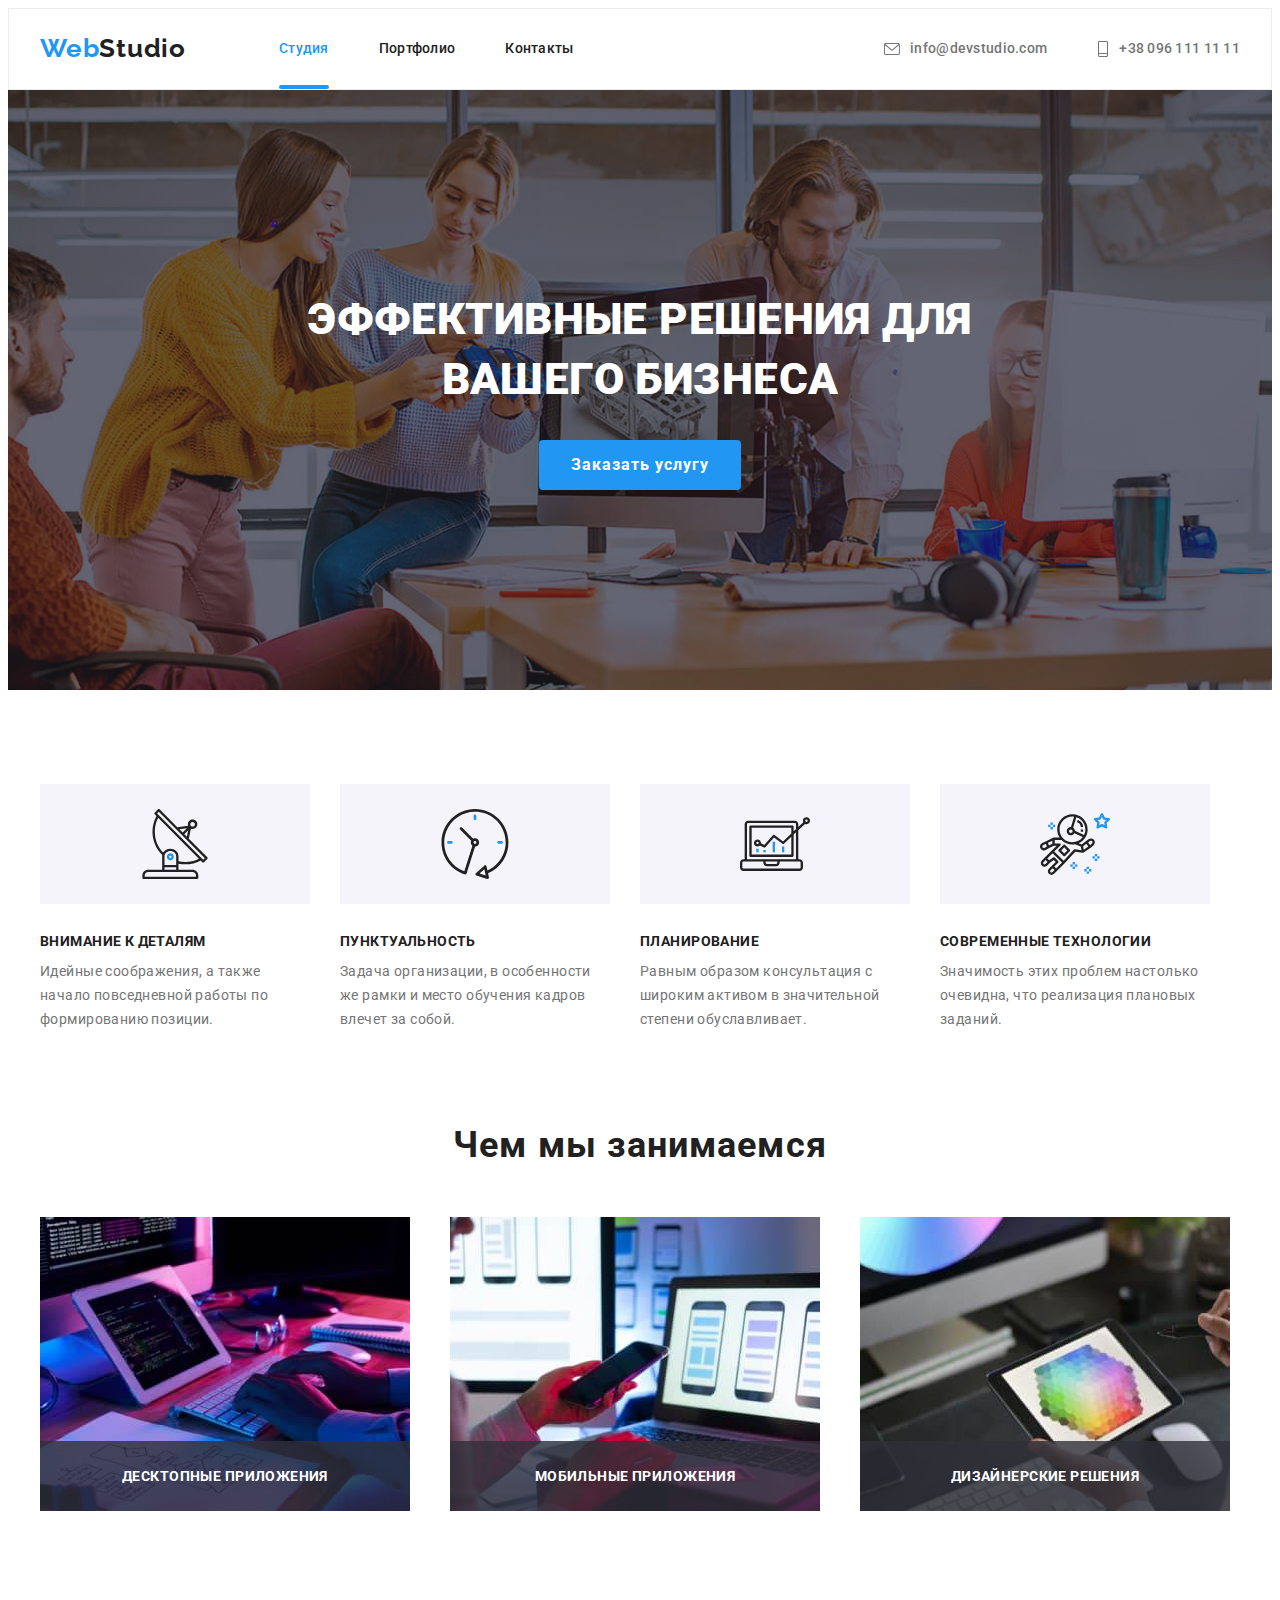
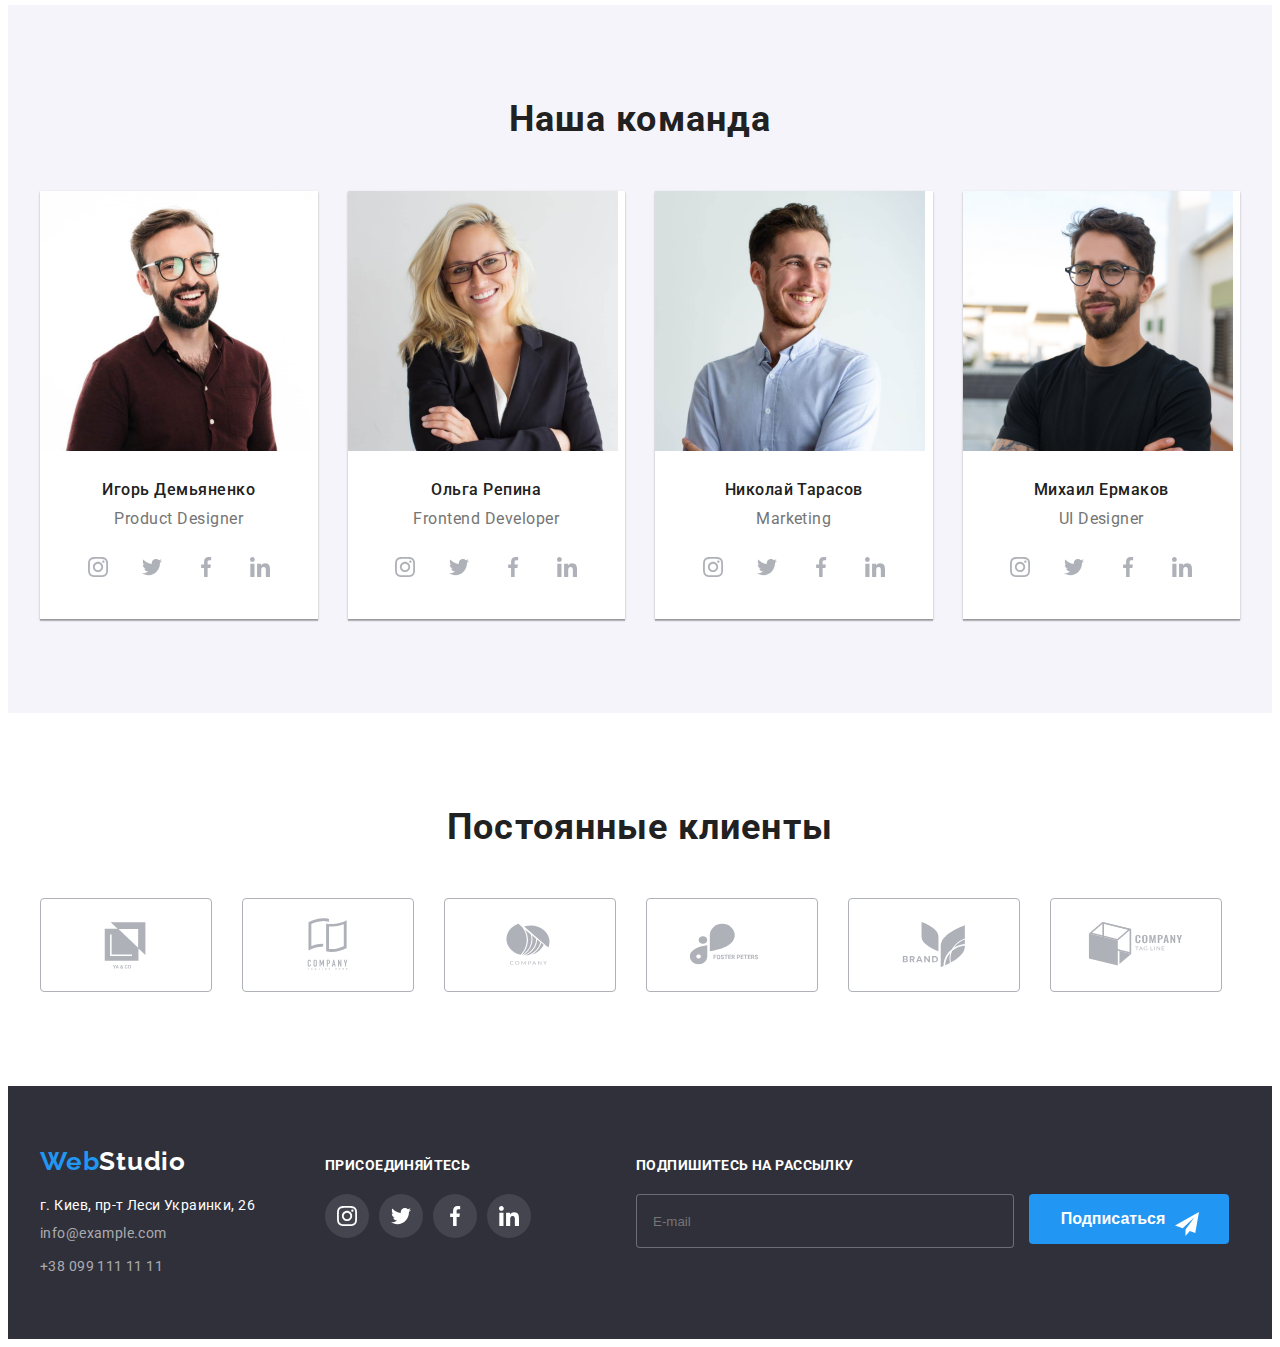
<file: index.html>
<!DOCTYPE html>
<html lang="ru">
<head>
    <meta charset="UTF-8">
    <meta http-equiv="X-UA-Compatible" content="IE=edge">
    <meta name="viewport" content="width=device-width, initial-scale=1.0">
    <link rel="preconnect" href="https://fonts.googleapis.com">
    <link rel="preconnect" href="https://fonts.gstatic.com" crossorigin>
    <link href="https://fonts.googleapis.com/css2?family=Raleway:wght@700&family=Roboto:wght@400;500;700;900&display=swap" rel="stylesheet">
    <title>WebStudio</title>
    <link rel="stylesheet" href="https://cdnjs.cloudflare.com/ajax/libs/modern-normalize/1.1.0/modern-normalize.min.css"

     integrity="sha512-wpPYUAdjBVSE4KJnH1VR1HeZfpl1ub8YT/NKx4PuQ5NmX2tKuGu6U/JRp5y+Y8XG2tV+wKQpNHVUX03MfMFn9Q==" 
     crossorigin="anonymous"
      referrerpolicy="no-referrer" />
 
    <link rel="stylesheet" href="./css/main.min.css">
</head>
<body>
    <!-- header-two -->
    <header class="header">
        <div class="container"> 
     <nav class="havigation">
        <a class="logo link" href=""><span class="span">Web</span>Studio</a>
      
         <ul class=" havigation__list list">
            <li class="havigation__item"><a href="./index.html" class="havigation__link link current "  >Студия</a></li>
            <li class="havigation__item"><a href="./portfolio.html" class="havigation__link link   ">Портфолио</a></li>
            <li class="havigation__item"><a href="" class="havigation__link link ">Контакты</a></li>
        </ul>
    </nav>
    <div class="connect">
        <ul class="connect__list">
            
             <li class="connect__item"><a href="mailto:info@devstudio.com" class="connect__mail link" > <svg class="connect__icon" width="16" height="12">
                <use href="./img/icons.svg#icon-envelope-hover">

                </use>
            </svg> info@devstudio.com</a></li>
             <li class="connect__item" ><a  href="tel:+380961111111" class="connect__tel link"><svg class="connect__icon" width="12" height="16">
                <use href="./img/icons.svg#icon-Vector-10">

                </use>
            </svg> +38 096 111 11 11</a></li>
        </ul>
    </div>
    </div>
     </header>
     <main>
         <!-- section-two -->
     <section class="section-two">
     <div class="container">
      
         <h1 class="section-two-title">Эффективные решения для вашего бизнеса</h1>
         <button  type="button" class="section-two-btn " data-modal-open > Заказать услугу</button>
        
        </div>
     </section>
   
    <!-- section-three -->
    <section class="section-three">
        <div class="container">
       <h2 class="visually-hidden"></h2>
       <ul class="section-three-list list">
           <li class="section-three-item">
            <div class="benefits-item">
                
                    <svg class="bentfits-icon" width="70" height="70">
                        <use href="./img/icons.svg#icon-antenna">

                        </use>
                    </svg>
              
            </div>
               <h3 class="section-three-item-title">Внимание к деталям</h3>
               <p class="section-three-text">Идейные соображения, а также начало повседневной работы по формированию позиции.</p>
            </li>
           <li class="section-three-item">
            <div class="benefits-item">
              
                    <svg class="bentfits-icon" width="70" height="70">
                        <use href="./img/icons.svg#icon-clock">

                        </use>
                    </svg>
                
            </div>
               <h3 class="section-three-item-title" >Пунктуальность</h3>
               <p class="section-three-text">Задача организации, в особенности же рамки и место обучения кадров влечет за собой.</p>
           </li>
           <li class="section-three-item">
            <div class="benefits-item">
               
                    <svg class="bentfits-icon" width="70" height="70">
                        <use href="./img/icons.svg#icon-diagram">

                        </use>
                    </svg>
              
            </div>
               <h3 class="section-three-item-title" >Планирование</h3>
               <p class=section-three-text>Равным образом консультация с широким активом в значительной степени обуславливает.</p>
            </li>
            <li class="section-three-item"> 
                <div class="benefits-item">
                   
                        <svg class="bentfits-icon" width="70" height="70">
                            <use href="./img/icons.svg#icon-astronaut">
    
                            </use>
                        </svg>
                  
                </div>
               <h3 class="section-three-item-title" >Современные технологии</h3>
               <p class="section-three-text">Значимость этих проблем настолько очевидна, что реализация плановых заданий.</p>
            </li>
       </ul>
    </div>
    </section>
    <!-- section-four -->
    <section class="section-four">
        <div class="container">
        <h2 class="section-four-title">Чем мы занимаемся</h2>
        <ul class="section-four-list list">
            
            <li class="section-four-item">
                <img  class="img" src="./img/photo1.jpg" 
                alt="клавиатура" 
                width="370"
                 height="294">
                 <p class="content-text">
                    Десктопные приложения
                 </p>
            </li>
        
           
            <li class="section-four-item"><img class="img" src="./img/photo2.jpg" 
                alt="ноутбук"
                 width="370"
                  height="294">
                  <p class="content-text">
                    Мобильные приложения
                  </p>
            </li>
        
            
            <li class="section-four-item"><img class="img" src="./img/photo3.jpg"
                 alt="планшет"
                  width="370" 
                  height="294">
                  <p class="content-text" >
                    Дизайнерские решения
                  </p>
                
            </li>
         
        </ul>
    </div>
    </section>
    <!-- section-five -->
  
    <section class="section__five">
        <div class="container">
        <h2 class="section-five__titles">Наша команда</h2>
        <ul class="section-five__list list">
            <li class="section-five__item">
                
                
                <img class="img" src="./img/img-photo-4.jpg" alt="Игорь" width="270" height="260">
            
             <div class="section-five__stn">
                <h3 class="section-five__title link">Игорь Демьяненко</h3>
                <p lang="en" class="section-five__text link">Product Designer</p>
                <div class="komanda">
                <ul class="komanda__list list">
                    <li class="komanda__item">
                        <a href="" class="komanda__link">
                        <svg class="komanda__icon" width="20" height="20">
                            <use href="./img/icons.svg#icon-instagram">
            
                            </use>
                        </svg>
                    </a> </li>
                    <li class="komanda__item">
                        <a href="" class="komanda__link">
                            <svg class="komanda__icon" width="20" height="20">
                                <use href="./img/icons.svg#icon-twitter">
            
                                </use>
                            </svg>
                        </a>
                    </li>
                    <li class="komanda__item">
                        <a href="" class="komanda__link">
                            <svg class="komanda__icon" width="20" height="20" >
                                <use href="./img/icons.svg#icon-facebook">
            
                                </use>
                            </svg>
                        </a>
                    </li>
                    <li class="komanda__item">
                        <a href="" class="komanda__link">
                            <svg class="komanda__icon" width="20" height="20">
                                <use href="./img/icons.svg#icon-linkedin">
            
                                </use>
                            </svg>
                        </a>
                    </li>
                </ul>
             </div>
                <ul></ul>
            </div>
          
            </li>
            <li class="section-five__item">
            
               
                <img class="img" src="./img/img-photo-5.jpg" alt="Ольга" width="270" height="260">
          
            <div class="section-five__stn">
                <h3 class="section-five__title link">Ольга Репина</h3>
                <p lang="en" class="section-five__text link" >Frontend Developer</p>
        
             <div class="komanda">
               <ul class="komanda__list list">
                <li class="komanda__item">
                    <a href="" class="komanda__link">
                  <svg class="komanda__icon" width="20" height="20">
                    <use href="./img/icons.svg#icon-instagram"></use>
                  </svg></a>
                </li>
               <li class="komanda__item">
                <a href="" class="komanda__link">
                  <svg class="komanda__icon" width="20" height="20">
                    <use href="./img/icons.svg#icon-twitter"></use>
                  </svg></a>
               </li>
               <li class="komanda__item">
                <a href="" class="komanda__link">
                <svg class="komanda__icon" width="20" height="20" >
                    <use href="./img/icons.svg#icon-facebook"></use>
                </svg></a>
               </li>
               <li class="komanda__item">
                <a href="" class="komanda__link">
                <svg class="komanda__icon" width="20" height="20">
                    <use href="./img/icons.svg#icon-linkedin"></use>
                </svg></a>
               </li>
             </ul>
            </div>
              </div>
            </li>
            <li class="section-five__item">
               
               
                <img class="img" src="./img/img-photo-6.jpg" alt="Николай" width="270" height="260">
            
            <div class="section-five__stn">
                <h3 class="section-five__title link">Николай Тарасов</h3>
                <p lang="en" class="section-five__text link">Marketing</p>
                <div class="komanda">
                <ul class="komanda__list list">
                    <li class="komanda__item">
                        <a href="" class="komanda__link">
                        <svg class="komanda__icon" width="20" height="20">
                            <use href="./img/icons.svg#icon-instagram">
            
                            </use>
                        </svg>
                    </a> </li>
                    <li class="komanda__item">
                        <a href="" class="komanda__link">
                            <svg class="komanda__icon" width="20" height="20">
                                <use href="./img/icons.svg#icon-twitter">
            
                                </use>
                            </svg>
                        </a>
                    </li>
                    <li class="komanda__item">
                        <a href="" class="komanda__link">
                            <svg class="komanda__icon" width="20" height="20" >
                                <use href="./img/icons.svg#icon-facebook">
            
                                </use>
                            </svg>
                        </a>
                    </li>
                    <li class="komanda__item">
                        <a href="" class="komanda__link">
                            <svg class="komanda__icon" width="20" height="20">
                                <use href="./img/icons.svg#icon-linkedin">
            
                                </use>
                            </svg>
                        </a>
                    </li>
                </ul>
            </div>
            </div>
            
                
           
            
       
            
            <li class="section-five__item">
                
               
                <img class="img"  src="./img/img-photo-7.jpg" alt="Михаил" width="270" height="260">
            
            <div class="section-five__stn">
                <h3 class="section-five__title " >Михаил Ермаков</h3>
                <p lang="en" class="section-five__text ">UI Designer</p>
            
            <div class="komanda">         
                <ul class="komanda__list list">
                    <li class="komanda__item">
                        <a href="" class="komanda__link">
                        <svg class="komanda__icon" width="20" height="20">
                            <use href="./img/icons.svg#icon-instagram">
            
                            </use>
                        </svg>
                    </a> </li>
                    <li class="komanda__item">
                        <a href="" class="komanda__link">
                            <svg class="komanda__icon" width="20" height="20">
                                <use href="./img/icons.svg#icon-twitter">
            
                                </use>
                            </svg>
                        </a>
                    </li>
                    <li class="komanda__item">
                        <a href="" class="komanda__link">
                            <svg class="komanda__icon" width="20" height="20" >
                                <use href="./img/icons.svg#icon-facebook">
            
                                </use>
                            </svg>
                        </a>
                    </li>
                    <li class="komanda__item">
                        <a href="" class="komanda__link">
                            <svg class="komanda__icon" width="20" height="20">
                                <use href="./img/icons.svg#icon-linkedin">
            
                                </use>
                            </svg>
                        </a>
                    </li>
                </ul>
            </div>
            </div>
          </li>
          </ul>
       
    </div>
    </section>
     
   <section class="logo-clients">
       
        <div class=" container">
            <h2 class=clients>Постоянные клиенты</h2>
        <ul class="company-list list ">
            <li class="company-item">
                <a href="" class="company-link">
                    <svg class="comnany-logo" width="106" height="60">
                        <use href="./img/icons.svg#icon-Logo-one" >

                        </use>
                    </svg>
                </a>
            </li>
        <li class="company-item">
            <a href="" class="company-link" >
                <svg class="comnany-logo" width="106" height="60">
                    <use href="./img/icons.svg#icon-icon-Logo" >

                    </use>
                </svg>
            </a>
        </li>
        <li class="company-item" >
            <a href=""  class="company-link">
                <svg class="comnany-logo" width="106" height="60">
                    <use href="./img/icons.svg#icon-Logo-company">

                    </use>
                </svg>
            </a>
        </li>
        <li class="company-item">
             <a href="" class="company-link" >
                <svg class="comnany-logo" width="106" height="60">
                    <use href="./img/icons.svg#icon-Logo-foster">

                    </use>
                </svg>
             </a>
        </li>
        <li class="company-item" >
            <a href="" class="company-link" >
                <svg class="comnany-logo" width="106" height="60">
                    <use href="./img/icons.svg#icon-Logo-brand" >

                    </use>
                </svg>
            </a>
        </li >
        <li class="company-item">
             <a href="" class="company-link" >
                <svg class="comnany-logo" width="106" height=" 60">
                    <use href="./img/icons.svg#icon-Logo-line">

                    </use>
                </svg>
             </a>
        </li>
    </ul>
</div>
</section>
</main>
    <!-- footer-two -->
    <footer class="footer">
        <div class="container">
            <div class="ubout-content">
        <a class="footer-two-logo link" href=""><span class="span" >Web</span>Studio</a>
    
<address class="footer-two-address">
            <ul class="footer-two-list list" >
                <li class="footer-two-item" >
            <a href="https://goo.gl/maps/B1iXQjJUeeSVtzdy8" target="_blank" rel="noopener nofollow noreferrer" class="footer-two-links link" >г. Киев, пр-т Леси Украинки, 26</a> 
        </li>
            
        <li class="footer-two-item"><a href="mailto:info@example.com" class="footer-two-link link" >info@example.com</a>
        </li>
        <li class="footer-two-item">
            <a href= "tel:+380991111111" class="footer-two-link link">+38 099 111 11 11</a>
        </li>
        </ul> 
    </address> 
</div>
    <div class="footer-icon">
        <p class="footer-title">присоединяйтесь</p>
        <ul class="footer-list-links list" >
        <li class="footer-item-links">
            <a href="" class="icon-link">
                <svg class="links-link-icon" width="20" height="20">
                    <use href="./img/icons.svg#icon-instagram">
    
                    </use>
                </svg>
            </a>  
        </li>
        <li class="footer-item-links">
            <a href="" class="icon-link">
                <svg class="links-link-icon" width="20" height="20">
                    <use href="./img/icons.svg#icon-twitter">
    
                    </use>
                </svg>
            </a> 
        </li>
        <li class="footer-item-links">
            <a href="" class="icon-link">
                <svg class="links-link-icon" width="20" height="20">
                    <use href="./img/icons.svg#icon-facebook">
    
                    </use>
                </svg>
            </a>  
        </li>
        <li class="footer-item-links">
            <a href="" class="icon-link">
                <svg class="links-link-icon" width="20" height="20">
                    <use href="./img/icons.svg#icon-linkedin">
    
                    </use>
                </svg>
            </a> 
        </li>
    </ul>
    </div>
    <div class="footer-email">
        <form class="form" >
<p class="email-title">Подпишитесь на рассылку</p>
<input type="email"
name="user-email"
placeholder="E-mail"

class="footer-input"

>

<button type="submit" class="email-btn">Подписаться</button>

<svg class="email-icon" width="24" height="24">
    <use href="./img/icons.svg#icon-icon-send"></use>
</svg>

</form>
    </div>
    
</div>

 </footer>
 <div class="backdrop is-hidden " data-modal >
    <div class="modal">
        <button type="button" class="modal-close-btn" data-modal-close>
            <svg class="modal-x" width="11" height="11">
                <use href="./img/icons.svg#icon-Vector4"></use>
            </svg>
        </button>
        <p class="modal-title">Оставьте свои данные, мы вам перезвоним</p>
        <form >
            <div class="modal-field">
            <label  class="model-label"> Имя </label>
               <div class="input-wrap">
            <input type="text"
             class="model-input"
              name="user-name"
               placeholder="" 
               required
               minlength="4"
               >
           
            <svg class="modal-icon"  width="18" height="18">
                <use href="./img/icons.svg#icon-person" ></use>
            </svg>
        </div>
        </div>
        
        <div class="modal-field">
            <label  class="model-label">Телефон </label>
            <div class="input-wrap">   
            <input type="tel" 
            class="model-input"
            name="user-tel"  
            placeholder=""
            required
            minlength="4"
            pattern="[\+]\d{3}\s[\(]\d{2}[\)]\s\d{3}[\-]\d{2}[\-]\d{2}"
             >
             <svg class="modal-icon"  width="13" height="13"   >
                <use href="./img/icons.svg#icon-tel" ></use>
            </svg>
            </div>
            
        </div>
            <div class="modal-field">
            <label  class="model-label"> Почта </label>
            <div class="input-wrap">
            <input type="email" 
            class="model-input" 
            name="user-email" 
            placeholder=""
            required
            minlength="2"
            >
            <svg class="modal-icon"  width="15" height="12">
                <use href="./img/icons.svg#icon-emil" ></use>
            </svg>
        </div>
    </div>
        <div class="modal-field">
        <label  class="model-label">Комментарий</label>
        <textarea name="user-text" 
        id="user-text"
         cols="30"
          rows="10"
          placeholder="Введите текст"
          class="model-text" ></textarea>
        </div>
        <div class="modal-field">
            <input type="checkbox"
             name="privacy" 
              value="true"
              id="privacy"
               class="modal-check is-hidden">
            <label for="privacy" class="check-text">Соглашаюсь с рассылкой и принимаю
              <a href="" class="label-text">Условия договора</a>  </label>
        </div>
            <div class="modal-check-btn">
            <button type="submit" class="modal-btn">Отправить</button>
        </div>
        </form>
    </div>

 </div>
 <script src="./js/modal.js"></script>
</body>
</html>
</file>
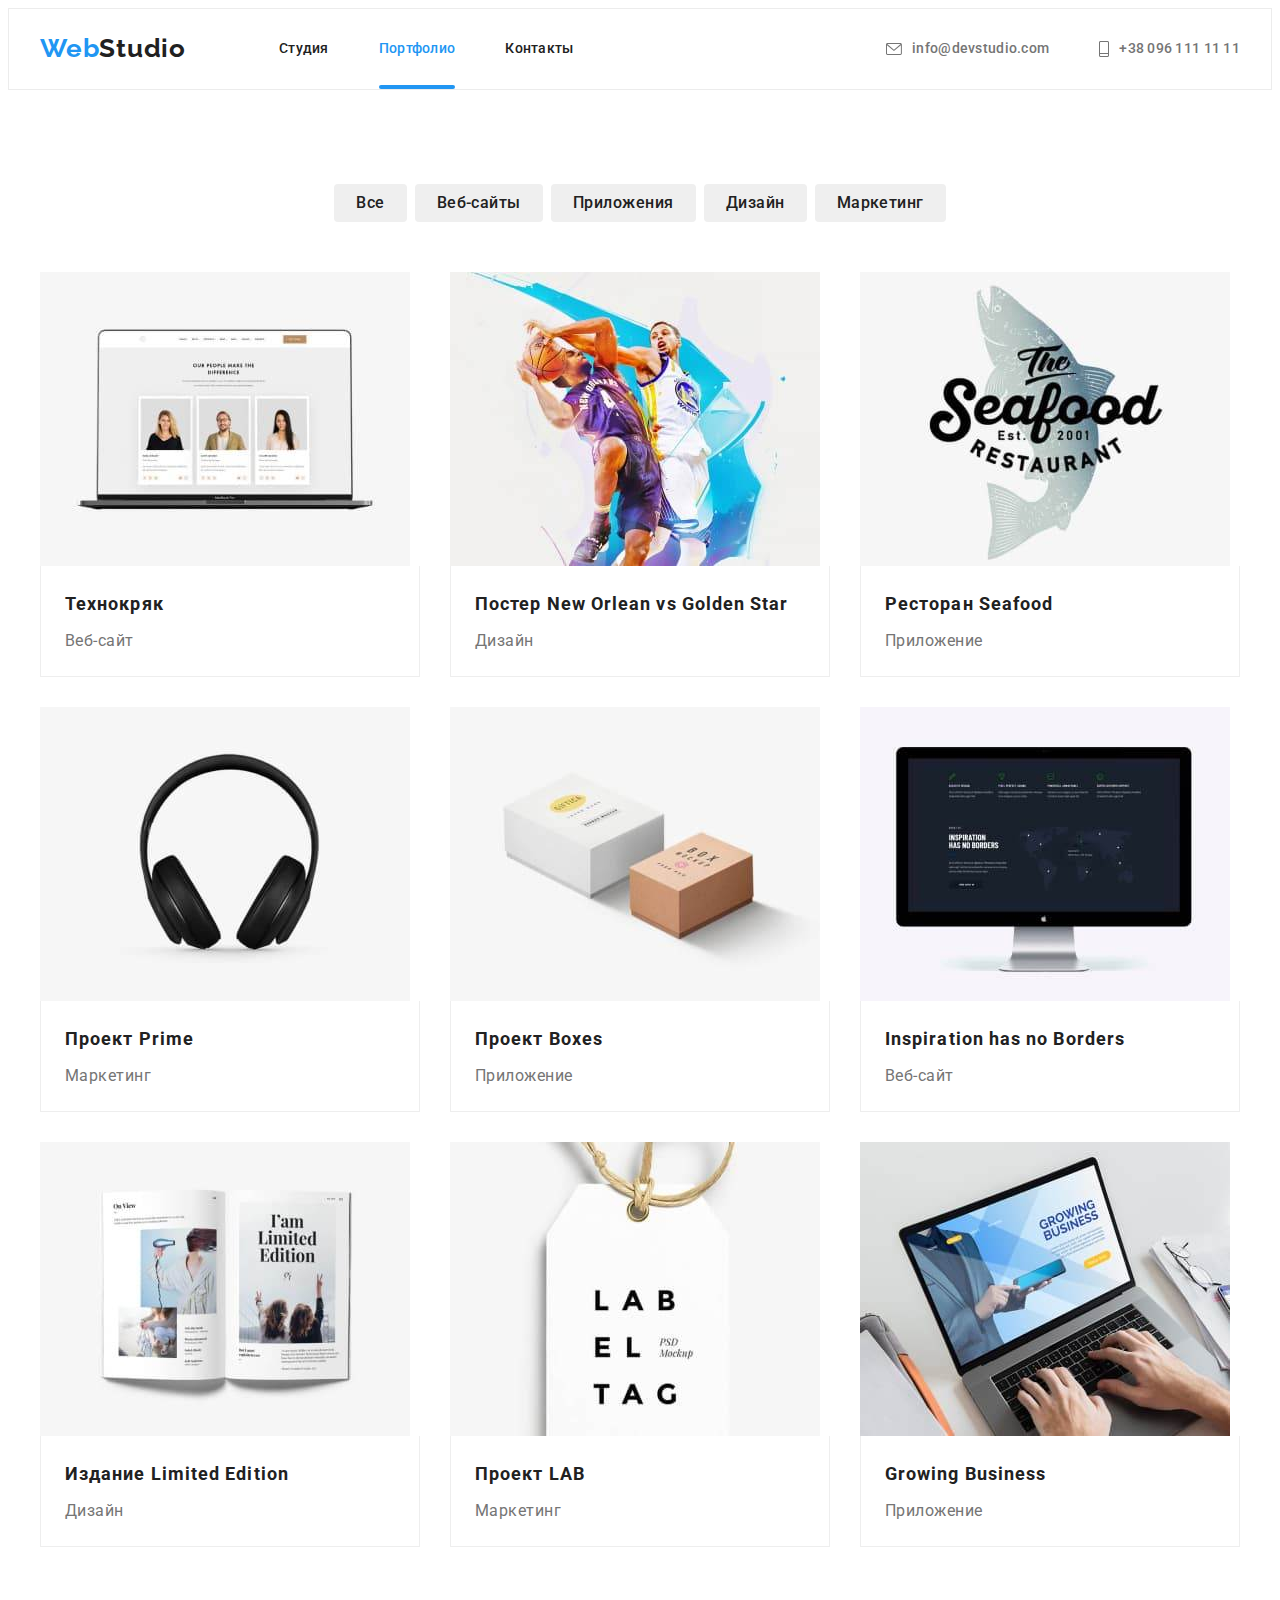
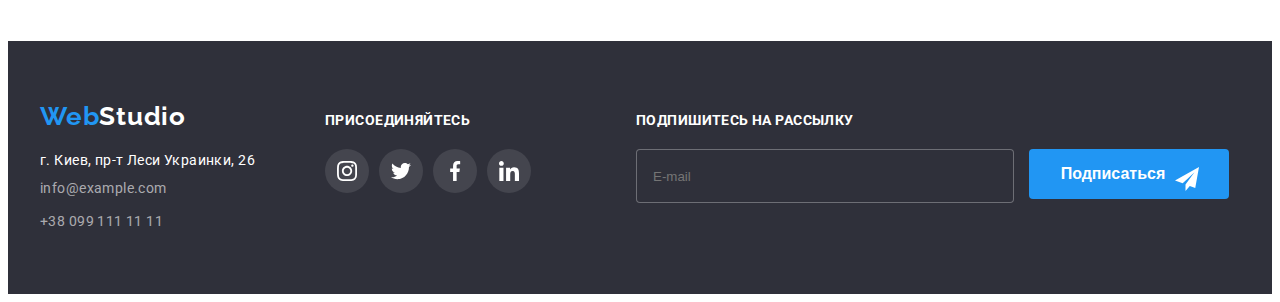
<file: portfolio.html>
<!DOCTYPE html>
<html lang="ru">
<head>
    <meta charset="UTF-8">
    <meta http-equiv="X-UA-Compatible" content="IE=edge">
    <meta name="viewport" content="width=device-width, initial-scale=1.0">
    <link rel="preconnect" href="https://fonts.googleapis.com">
<link rel="preconnect" href="https://fonts.gstatic.com" crossorigin>
<link href="https://fonts.googleapis.com/css2?family=Raleway:wght@700&family=Roboto:wght@400;500;700;900&display=swap" rel="stylesheet">
    <title >Портфолио</title>
    <link rel="stylesheet" href="https://cdnjs.cloudflare.com/ajax/libs/modern-normalize/1.1.0/modern-normalize.min.css"
     integrity="sha512-wpPYUAdjBVSE4KJnH1VR1HeZfpl1ub8YT/NKx4PuQ5NmX2tKuGu6U/JRp5y+Y8XG2tV+wKQpNHVUX03MfMFn9Q==" 
     crossorigin="anonymous"
      referrerpolicy="no-referrer" />
    
    <link rel="stylesheet" href="./css/main.min.css">
</head>
<body>
    
    <header class="header">
        <div class="container">
            <nav class="havigation ">
         <a class="logo link" href=""><span class="span">Web</span>Studio</a>
    
     <ul class="havigation__list list">
         <li class="havigation__item "><a href="./index.html" class="havigation__link link  ">Студия</a></li>
         <li class="havigation__item"><a href="./portfolio.html" class=" havigation__link link current ">Портфолио</a></li>
         <li class="havigation__item"><a href="" class="havigation__link link ">Контакты</a></li>
                 
    </ul> 
         </nav>
         <div class="connect">
         <ul class="connect__list">
             <li class="connect__item" ><a  href="mailto:info@devstudio.com" class="connect__mail link" > <svg class="connect__icon" width="16" height="12">
                <use href="./img/icons.svg#icon-envelope-hover">

                </use>
            </svg>info@devstudio.com</a></li>
             <li class="connect__item" ><a href="tel:+380961111111" class="connect__tel link" ><svg class="connect__icon" width="10" height="16">
                <use href="./img/icons.svg#icon-Vector-10">

                </use>
            </svg> +38 096 111 11 11</a></li>
             
         </ul>
        </div>
        </div>
    </header  >
    <main>
    <section class="menu">
        <div class="container">
            <h1 class="visually-hidden" ></h1>
            <ul class="menu__list list">
                <li class="menu__item"><button type="button" class="menu__btn"> Все</button></li>     
                <li class="menu__item"><button type="button" class="menu__btn " >Веб-сайты</button></li>
                <li class="menu__item"><button type="button" class="menu__btn ">Приложения</button></li>
                <li class="menu__item"><button type="button" class="menu__btn">Дизайн</button></li>
                <li class="menu__item"><button type="button" class="menu__btn">Маркетинг</button></li>
            </ul>   
        
         <ul class="works list">
             <li class="works__list">
                 <a href="" class=" works__sct link">
                    <div class="works__wrap">
                    <img class="img" src="./img/img1.jpg" 
                 alt="ноутбук" 
                 width="370"
                  height="294">  
                  <p class="works-top__text">
                    Ресурс предлагает комплексные предложения с разным уровнем 
                    функционала и сервисов.
                     Все это позволит посетителю получить 
                     исчерпывающие сведения  о 
                     компании или частном лице.
                  </p>
                </div>
                  <div class="one__text">
                 <h2 class="works__link ">  Технокряк</h2>
                 <p class="works__text link" >Веб-сайт</p>
                  </div>
                </a>
            </li>
             <li class="works__list">
               <a href="" class="works__sct link"> 
                <div class="works__wrap">
                    <img class="img" src="./img/img2.jpg"
                  alt="волейболисты"
                  width="370"
                  height="294">
                  <p class="works-top__text">
                    Ресурс предлагает комплексные предложения с разным уровнем 
                    функционала и сервисов.
                     Все это позволит посетителю получить 
                     исчерпывающие сведения  о 
                     компании или частном лице.
                  </p>
                </div>
                  <div class="one__text">
                <h2 class="works__link">Постер New Orlean vs Golden Star</h2>
                 <p class="works__text">Дизайн</p>
                </div>
                 </a> 
               
            </li>
             <li class="works__list">
              <a href="" class="works__sct  link">
                <div class="works__wrap">
                  <img class="img" src="./img/img3.jpg" 
                 alt="морское судно"
                 width="370" 
                 height="294" >
                 <p class="works-top__text">
                    Ресурс предлагает комплексные предложения с разным уровнем 
                    функционала и сервисов.
                     Все это позволит посетителю получить 
                     исчерпывающие сведения  о 
                     компании или частном лице.
                  </p>
                </div>
                 <div class="one__text">
                 <h2  class="works__link">Ресторан Seafood</h2>
                 <p class="works__text">Приложение</p> 
                 </div>
                </a> 
                </li>
             <li class="works__list">
                
              <a href="" class="works__sct link">
                <div class="works__wrap">
                  <img class="img" src="./img/img4.jpg" 
                 alt="наушники" 
                 width="370" 
                 height="294">
                 <p class="works-top__text">
                    Ресурс предлагает комплексные предложения с разным уровнем 
                    функционала и сервисов.
                     Все это позволит посетителю получить 
                     исчерпывающие сведения  о 
                     компании или частном лице.
                  </p>
                </div>
                 <div class="one__text">
                 <h2  class="works__link">Проект Prime</h2>
                 <p class="works__text">Маркетинг</p> 
                </div>
                </a> 
                </li>
             <li class="works__list">
              <a href="" class="works__sct  link"> 
                <div class="works__wrap">
                    <img class="img" src="./img/img5.jpg" 
                 alt="коробки" 
                 width="370" 
                 height="294">
                 <p class="works-top__text">
                    Ресурс предлагает комплексные предложения с разным уровнем 
                    функционала и сервисов.
                     Все это позволит посетителю получить 
                     исчерпывающие сведения  о 
                     компании или частном лице.
                  </p>
                </div>
                 <div class="one__text">
                <h2  class="works__link">Проект Boxes</h2>
                <p class="works__text">Приложение</p>
            </div>
            </a> 
                </li>
             <li class="works__list">
              <a href=""  class="works__sct  link"> 
                <div class="works__wrap">
                   <img class="img" src="./img/img6.jpg" 
                 alt="монитор" 
                 width="370" 
                 height="294" >
                 <p class="works-top__text">
                    Ресурс предлагает комплексные предложения с разным уровнем 
                    функционала и сервисов.
                     Все это позволит посетителю получить 
                     исчерпывающие сведения  о 
                     компании или частном лице.
                  </p>
                </div>
                 <div class="one__text">
                 <h2  class="works__link">Inspiration has no Borders </h2>
                 <p class="works__text">Веб-сайт</p> 
                </div>
                </a> 
                </li>
             <li class="works__list">
              <a href="" class="works__sct link"> 
                <div class="works__wrap">
                    <img class="img" src="./img/img7.jpg" 
                 alt="книга" 
                 width="370" 
                 height="294">
                 <p class="works-top__text">
                    Ресурс предлагает комплексные предложения с разным уровнем 
                    функционала и сервисов.
                     Все это позволит посетителю получить 
                     исчерпывающие сведения  о 
                     компании или частном лице.
                  </p>
                </div>
                 <div class="one__text">
                 <h2  class="works__link">Издание Limited Edition</h2>
                 <p class="works__text">Дизайн</p>
                </div>
                </a> 
                </li>
             <li class="works__list">
              <a href="" class="works__sct link"> 
                <div class="works__wrap">
                   <img class="img" src="./img/img8.jpg" 
                 alt="карточка " 
                 width="370" 
                 height="294">
                 <p class="works-top__text">
                    Ресурс предлагает комплексные предложения с разным уровнем 
                    функционала и сервисов.
                     Все это позволит посетителю получить 
                     исчерпывающие сведения  о 
                     компании или частном лице.
                  </p>
                </div>
                 <div class="one__text">
                 <h2  class="works__link">Проект LAB</h2>
                 <p class="works__text">Маркетинг</p>
                </div>
                 </a> 
                </li>
             <li class="works__list">
               <a href="" class="works__sct link"> 
                <div class="works__wrap">
                    <img class="img" src="./img/img9.jpg" 
                 alt="печатают на ноутбуке" 
                 width="370" 
                 height="294">
                 <p class="works-top__text">
                    Ресурс предлагает комплексные предложения с разным уровнем 
                    функционала и сервисов.
                     Все это позволит посетителю получить 
                     исчерпывающие сведения  о 
                     компании или частном лице.
                  </p>
                </div>
                 <div class="one__text">
                <h2  class="works__link">Growing Business</h2>
                 <p class="works__text">Приложение</p> 
                </div>
                </a> 
                </li>
         </ul>
        </div>
     </section>
</main>
  <footer class="footer">
      <div class="container">
        <div class="ubout-content">
      <a class="footer-logo link" href=""><span class="span">Web</span>Studio</a >
      <address class="footer-address">
          <ul class="footer-list list">
              <li class="footer-item"><a href="https://goo.gl/maps/B1iXQjJUeeSVtzdy8" class="footer-links link">г. Киев, пр-т Леси Украинки, 26</a>  </li> 
              <li class="footer-item"><a href="mailto:" class="footer-link link">info@example.com</a></li>
              <li class="footer-item"><a href="tel:+380991111111" class="footer-link link">+38 099 111 11 11</a></li>
          </ul>
      </address>
      </div>
      <div class="footer-icon">
        <p class="footer-title">присоединяйтесь</p>
        <ul class="footer-list-links list" >
        <li class="footer-item-links">
            <a href="" class="icon-link">
                <svg class="links-link-icon" width="20" height="20">
                    <use href="./img/icons.svg#icon-instagram">
    
                    </use>
                </svg>
            </a>  
        </li>
        <li class="footer-item-links">
            <a href="" class="icon-link">
                <svg class="links-link-icon" width="20" height="20">
                    <use href="./img/icons.svg#icon-twitter">
    
                    </use>
                </svg>
            </a> 
        </li>
        <li class="footer-item-links">
            <a href="" class="icon-link">
                <svg class="links-link-icon" width="20" height="20">
                    <use href="./img/icons.svg#icon-facebook">
    
                    </use>
                </svg>
            </a>  
        </li>
        <li class="footer-item-links">
            <a href="" class="icon-link">
                <svg class="links-link-icon" width="20" height="20">
                    <use href="./img/icons.svg#icon-linkedin">
    
                    </use>
                </svg>
            </a> 
        </li>
    </ul>
    </div>
    <div class="footer-email">
      <form >
<p class="email-title">Подпишитесь на рассылку</p>
<input type="email"
name="user-email"
placeholder="E-mail"

class="footer-input"

>

<button type="submit" class="email-btn">Подписаться</button>

<svg class="email-icon" width="24" height="24">
  <use href="./img/icons.svg#icon-icon-send"></use>
</svg>

</form>
  </div>
    </div>
    
  </footer>
</body>
</html>
</file>
<file: css/main.min.css>
:root{--title-color: #212121;--main-title-color:#757575;--hover-footer-color:#2196F3;--fonfocus-color: #FFFFFF;--font-family: "Roboto", sans-serif;--font-size: 36px;--letter-spacing: 0.03em;--line-height: 1.16px}h1,h2,h3,p,ul{margin:0;padding:0}.img{display:block;max-width:100%;height:auto}body{font-family:"Roboto",sans-serif;font-size:14px;letter-spacing:.03em;color:#757575;background-color:#fff}.container{width:1200px;margin:0 auto;padding-left:15px;padding-right:15px}.link{text-decoration:none}.list{list-style:none;align-items:center;margin:0;padding:0}.havigation__link.current::after{content:"";display:block;left:0;bottom:0;width:100%;height:4px;background-color:#2196f3;border-radius:2px;position:absolute}.logo{font-family:"Raleway";font-style:normal;font-weight:700;font-size:26px;line-height:1.19;letter-spacing:.03em;color:var(--title-color);margin-right:93px;padding-top:24px;padding-bottom:25px}.havigation__link.current{color:var(--hover-footer-color)}.span{color:var(--hover-footer-color)}.havigation__list{display:flex;padding:0;margin:0;position:relative}.header .container{display:flex;align-items:center}.header{border:1px solid #ececec}.havigation__item:last-child{margin-right:0}.havigation__item{margin-right:50px}.havigation{display:flex;align-items:center}.havigation__link{font-weight:500;line-height:1.14;letter-spacing:.02em;color:var(--title-color);display:block;padding-top:32px;padding-bottom:32px;transition:color 250ms cubic-bezier(0.4, 0, 0.2, 1);position:relative}.havigation__link :hover,.havigation__link :focus{color:var(--hover-footer-color)}.connect__mail,.connect__tel{font-weight:500;line-height:1.14;letter-spacing:.02em;display:flex;align-items:center;color:#757575;fill:#757575;transition:color 250ms cubic-bezier(0.4, 0, 0.2, 1)}.connect__mail:hover,.connect__mail:focus,.connect__tel:hover,.connect__tel:focus{fill:var(--hover-footer-color);color:var(--hover-footer-color)}.connect__tel{font-weight:500;line-height:1.14;letter-spacing:.02em;color:var(--main-title-color)}.connect__mail link{font-weight:500;line-height:1.14;letter-spacing:.02em;color:var(--main-title-color);margin-left:50px}.connect__list{list-style:none;display:flex}.connect__list:hover,.connect__list:focus{color:var(--hover-footer-color)}.connect{margin-left:auto}.connect__item{margin-right:50px}.connect__item:last-child{margin:0}.connect__icon{margin-right:10px;transition:fill 250ms cubic-bezier(0.4, 0, 0.2, 1)}.menu__btn{font-family:inherit;font-weight:500;font-size:16px;line-height:1.62;text-align:center;letter-spacing:.03em;color:var(--title-color);padding:6px 22px 6px 22px;border:none;border-radius:4px;transition:background 250ms cubic-bezier(0.4, 0, 0.2, 1),box-shadow 250ms cubic-bezier(0.4, 0, 0.2, 1),color 250ms cubic-bezier(0.4, 0, 0.2, 1)}.menu__btn:hover{background:#2196f3;color:var(--fonfocus-color);box-shadow:0px 3px 1px rgba(0,0,0,.1),0px 1px 2px rgba(0,0,0,.08),0px 2px 2px rgba(0,0,0,.12)}.menu__btn:focus{background:#2196f3;color:var(--fonfocus-color);box-shadow:0px 3px 1px rgba(0,0,0,.1),0px 1px 2px rgba(0,0,0,.08),0px 2px 2px rgba(0,0,0,.12)}.menu__item{margin-right:8px}.menu__item:last-child{margin:0}.menu__list{display:flex;margin-bottom:50px;justify-content:center}.works__link{margin-bottom:4px}.works{display:flex;flex-wrap:wrap;margin-bottom:-30px;margin-left:-30px}.works__list{flex-basis:calc(33.3333333333% - 30px);margin-left:30px;margin-bottom:30px;background:#fff}.works__sct{display:block;transition:box-shadow 250ms cubic-bezier(0.4, 0, 0.2, 1)}.works__sct:hover,.works__sct:focus{box-shadow:0px 1px 1px rgba(0,0,0,.12),0px 4px 4px rgba(0,0,0,.06),1px 4px 6px rgba(0,0,0,.16);display:block}.menu{padding-top:94px;padding-bottom:94px}.one__text{border-left:1px solid #eee;border-right:1px solid #eee;border-bottom:1px solid #eee;padding:20px 24px 20px 24px}.works-top__text{position:absolute;top:0;color:#fff;background-color:rgba(33,150,243,.9);height:100%;padding:63px 24px;line-height:1.4;font-size:18px;letter-spacing:.03em;transform:translateY(100%);transition:transform 250ms linear}.works__wrap{position:relative;overflow:hidden}.works__list:hover .works-top__text{transform:translateY(0)}.works__link{font-family:"Roboto";font-weight:700;font-size:18px;line-height:2;letter-spacing:.06em;color:var(--title-color)}.works__text{font-size:16px;line-height:1.88;letter-spacing:.03em;color:var(--main-title-color)}.section-two{text-align:center;background-color:#2f303a;padding-top:200px;padding-bottom:200px;margin:0 auto;background-image:linear-gradient(rgba(47, 48, 58, 0.4), rgba(47, 48, 58, 0.4)),url(../img/Img-hed.jpg);max-width:1600px;background-repeat:no-repeat;background-position:center;background-size:cover}.section-two-title{font-weight:900;font-size:44px;line-height:1.36;color:var(--fonfocus-color);text-transform:uppercase;max-width:696px;margin:0 auto}.section-two-btn{font-family:"Roboto";font-style:normal;font-weight:700;font-size:16px;line-height:1.88;letter-spacing:.06em;color:var(--fonfocus-color);margin-top:30px;background-color:#2196f3;border:none;padding:10px 32px 10px 32px;border-radius:4px}.section-three{padding-bottom:94px}.section-three-text{font-weight:400;font-size:14px;line-height:1.71;letter-spacing:.03em;color:var(--main-title-color);margin-right:30px;margin:0 auto}.section-three{padding-top:94px;padding-top:94px}.section-three-item-title{font-weight:700;font-size:14px;line-height:1.14;letter-spacing:.03em;color:var(--title-color);margin-bottom:10px;text-transform:uppercase}.section-three-title{text-align:center;padding-top:0px;margin-bottom:50px}.section-three-list{display:flex}.section-three-item{flex-basis:calc(25% - 30px);margin-left:0px;margin-right:30px;width:270px}.section-three-item:last-child{margin-right:0px}.section-three-title{font-weight:700;font-size:36px;line-height:1.16;letter-spacing:.03em;color:#212121}.section-four-title{text-align:center;margin-bottom:50px}.section-four-list{display:flex;position:relative;margin-top:50px;margin-left:-30px}.section-four-item{flex-basis:calc(33.3333333333% - 30px);margin-left:30px;display:block;max-width:100%;height:auto}.section-four-title{font-weight:700;font-size:36px;line-height:1.16;letter-spacing:.03em;color:var(--title-color)}.section-four{padding-bottom:94px;padding-top:0px}.content-text{position:absolute;bottom:0;color:#fff;background-color:rgba(47,48,58,.8);font-size:14px;line-height:1.5;letter-spacing:.03em;text-transform:uppercase;font-weight:700;height:70px;width:370px;display:flex;justify-content:center;align-items:center;text-align:center}.section-four-list{position:relative;overflow:hidden}.section-five__list{display:flex;margin-top:50px;margin-left:-30px}.section__five{padding-top:94px;padding-bottom:94px;background:#f5f4fa}.section-five__item{flex-basis:calc(25% - 30px);margin-left:30px;text-align:center;background:#fff;box-shadow:0px 1px 3px rgba(0,0,0,.12),0px 1px 1px rgba(0,0,0,.14),0px 2px 1px rgba(0,0,0,.2)}.section-five__titles{font-weight:700;font-size:36px;line-height:1.16;letter-spacing:.03em;margin-bottom:50px;text-align:center;color:var(--title-color)}.section-five__title{font-weight:500;font-size:16px;line-height:1.18;letter-spacing:.03em;color:#212121;margin:0px auto 10px auto}.section-five__text{font-weight:400;font-size:16px;line-height:1.18;letter-spacing:.03em;color:var(--main-title-color);margin:0px auto 16px 0px}.section-five__stn{padding-top:30px;padding-bottom:30px}.komanda__link{width:100%;height:100%;border-radius:50%;display:flex;align-items:center;justify-content:center;fill:#afb1b8;transition:background 250ms cubic-bezier(0.4, 0, 0.2, 1)}.komanda__link:hover,.komanda__link:focus{background-color:#2196f3;fill:#fff}.komanda__icon{transition:fill 250ms cubic-bezier(0.4, 0, 0.2, 1)}.komanda__list{display:flex;justify-content:center}.komanda__item{width:44px;height:44px;margin-right:10px}.komanda__item:last-child{margin-left:0px}.komanda__item:last-child{margin-right:0px}.stn{color:#212121;text-align:center;margin-bottom:20px;padding-top:20px}.clients{font-style:normal;font-weight:700;font-size:36px;line-height:1.16;text-align:center;letter-spacing:.03em;margin-bottom:50px;color:#212121}.logo-clients{padding-bottom:94px;padding-top:94px}.company-link{width:100%;height:100%;width:170px;height:92px;background-color:#fff;display:flex;align-items:center;justify-content:center;fill:#afb1b8;border-radius:4px;border:1px solid #afb1b8;transition:border 250ms cubic-bezier(0.4, 0, 0.2, 1),fill 250ms cubic-bezier(0.4, 0, 0.2, 1)}.company-link:hover,.company-link:focus{fill:var(--hover-footer-color);border:1px solid #2196f3;border-radius:4px}.company-list{display:flex}.company-item{margin-left:30px}.company-item:first-child{margin-left:0px}.company-logo{width:106px;height:60px;margin:16px 32px 16px 32px;transition:fill 250ms cubic-bezier(0.4, 0, 0.2, 1)}.footer-link{font-weight:400;line-height:1.71;letter-spacing:.03em;color:rgba(255,255,255,.6)}.footer-title{margin-bottom:20px;font-style:normal;font-weight:700;font-size:14px;line-height:1.14;letter-spacing:.03em;text-transform:uppercase;color:#fff}.footer,.footer-two{padding-bottom:60px;padding-top:60px;background:#2f303a}.footer-two-address{margin-top:20px}.footer-address{margin-top:20px;font-style:normal}.footer-logo{font-family:"Raleway";font-style:normal;font-weight:700;font-size:26px;line-height:1.19;letter-spacing:.03em;color:var(--title-color);color:#fff}.footer-item{margin-bottom:9px;font-style:normal}.footer-item:last-child{margin:0}.footer-item-links{width:44px;height:44px;margin-right:10px}.footer-item-links:last-child{margin-right:0px}.footer-list-links{display:flex}.footer-two .container{display:flex;align-items:baseline}.footer .container{display:flex;align-items:baseline}.footer-icon{margin-left:70px}.footer-two-logo{font-family:"Raleway";font-style:normal;font-weight:700;font-size:26px;line-height:1.19;letter-spacing:.03em;margin-top:444px;color:#fff;padding-left:0px}.footer-two-link{font-weight:400;line-height:1.71;letter-spacing:.03em;color:rgba(255,255,255,.6)}.footer-two-item{margin-bottom:9px;font-style:normal}.footer-two-item:last-child{margin:0}.footer-two-links{color:#fff}.footer-links{color:#fff}.footer-email{display:flex;margin-left:105px}.icon-link{width:100%;height:100%;background-color:rgba(255,255,255,.1);border-radius:50%;display:flex;align-items:center;justify-content:center;fill:#fff;transition:background 250ms cubic-bezier(0.4, 0, 0.2, 1)}.icon-link:hover,.icon-link:focus{background:var(--hover-footer-color);fill:#fff}.footer-input{color:#fff;width:358px;height:50px;border:1px solid rgba(255,255,255,.3);border-radius:4px;background:#2f303a;outline:none;padding-left:16px}.email-title{font-weight:700;font-size:14px;line-height:1.14;text-transform:uppercase;color:#fff;margin-bottom:20px}.email-btn{position:absolute;width:200px;height:50px;background:#2196f3;border-radius:4px;font-weight:700;font-size:16px;line-height:1.88;padding:10px 62px 10px 29px;color:#fff;border:none;margin-left:12px}.email-icon{position:relative;left:148px;top:10px;fill:#fff;margin-left:10px}.footer-email{display:flex;margin-left:105px}.benefits-item{width:100%;height:100%;width:270px;height:120px;background-color:#f5f4fa;display:flex;align-items:center;justify-content:center;fill:#afb1b8;margin-bottom:30px}.benefits-link:hover,.benefits-link:focus{background:#f5f4fa;border-radius:4px}.benefits-item:last-child{margin-right:0px}.backdrop{width:100%;height:100%;background-color:rgba(0,0,0,.2);position:fixed;top:0;transition:opacity 250ms,visibility 250ms cubic-bezier(0.4, 0, 0.2, 1)}.modal{width:528px;min-height:581px;background-color:#fff;border-radius:4px;position:absolute;top:50%;left:50%;justify-content:center;align-items:center;transform:translate(-50%, -50%) scale(1);padding:40px}.modal-close-btn{width:30px;height:30px;border:1px solid rgba(0,0,0,.1);background:#fff;border-radius:50%;background-color:rgba(0,0,0,0);position:absolute;align-items:center;justify-content:center;display:flex;top:8px;right:8px;transition:color 250ms cubic-bezier(0.4, 0, 0.2, 1),fill 250ms cubic-bezier(0.4, 0, 0.2, 1)}.modal-close-btn:focus,.modal-close-btn:hover{fill:#2196f3}.backdrop .is-hidden .modal{transform:translate(-50%, -50%) scale(1)}.modal-title{font-weight:700;font-size:20px;line-height:1.15;text-align:center;letter-spacing:.02em;color:#212121}.model-input{width:100%;height:40px;border:1px solid rgba(33,33,33,.2);border-radius:4px;padding-left:42px;transition:background 250ms cubic-bezier(0.4, 0, 0.2, 1);outline:none}.model-input:focus{border-color:#2196f3}.model-label{font-weight:400;font-size:12px;line-height:1.16;color:#757575;display:block;margin-top:10px;margin-bottom:4px}.model-text{width:100%;height:120px;border:1px solid rgba(33,33,33,.2);border-radius:4px;resize:none;padding:12px 16px;outline:none}.model-text:focus{border-color:#2196f3}.modal-icon{position:absolute;left:12px;top:50%;transform:translateY(-50%);transition:background 250ms cubic-bezier(0.4, 0, 0.2, 1)}.modal-check:checked+.check-text::before{background-color:#2196f3;background-image:url(../img/check.svg);background-repeat:no-repeat;background-position:center;border:none;transition:border-color 250ms cubic-bezier(0.4, 0, 0.2, 1)}.modal-check:focus+.check-text::before{border-color:#2196f3}.model-input:focus+.modal-icon{fill:#2196f3}.modal-btn{position:absolute;font-weight:700;font-size:16px;line-height:1.8;text-align:center;border-radius:4px;color:#fff;background-color:#2196f3;width:200px;height:50px;border:none;margin-top:30px;margin-left:124px}.input-wrap{position:relative}.is-hidden{opacity:0;pointer-events:none}.visually-hidden{text-align:center;position:absolute;width:1px;height:1px;margin:-1px;border:0;padding:0;white-space:nowrap;clip-path:inset(100%);clip:rect(0 0 0 0);overflow:hidden}.check-text{font-weight:400;font-size:14px;line-height:1.71;color:#757575;align-items:center;display:flex;justify-content:center;position:relative}.check-text::before{content:"";width:16px;height:16px;border-radius:2px;margin-right:8px;border:2px solid #212121}.label-text{font-weight:400;font-size:14px;line-height:1.71;color:#2196f3;margin-left:4px}/*# sourceMappingURL=main.min.css.map */
</file>
